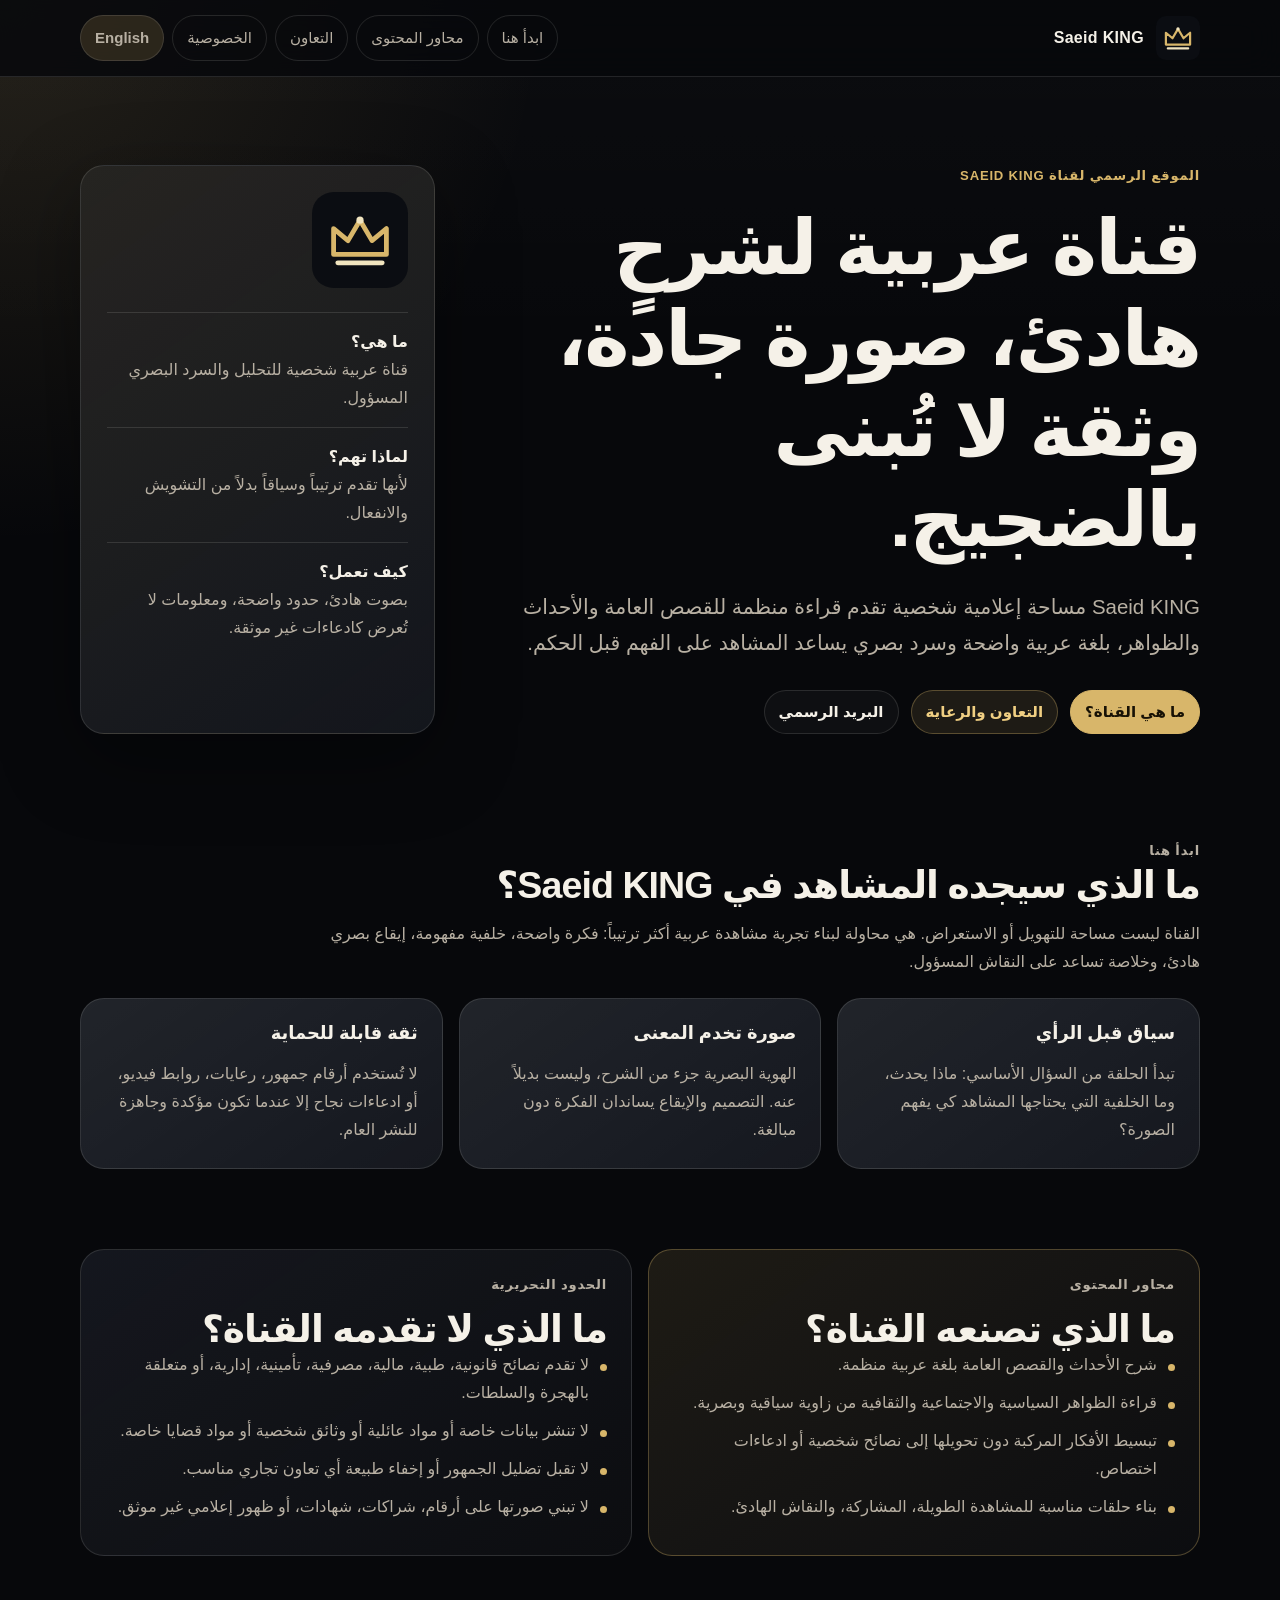
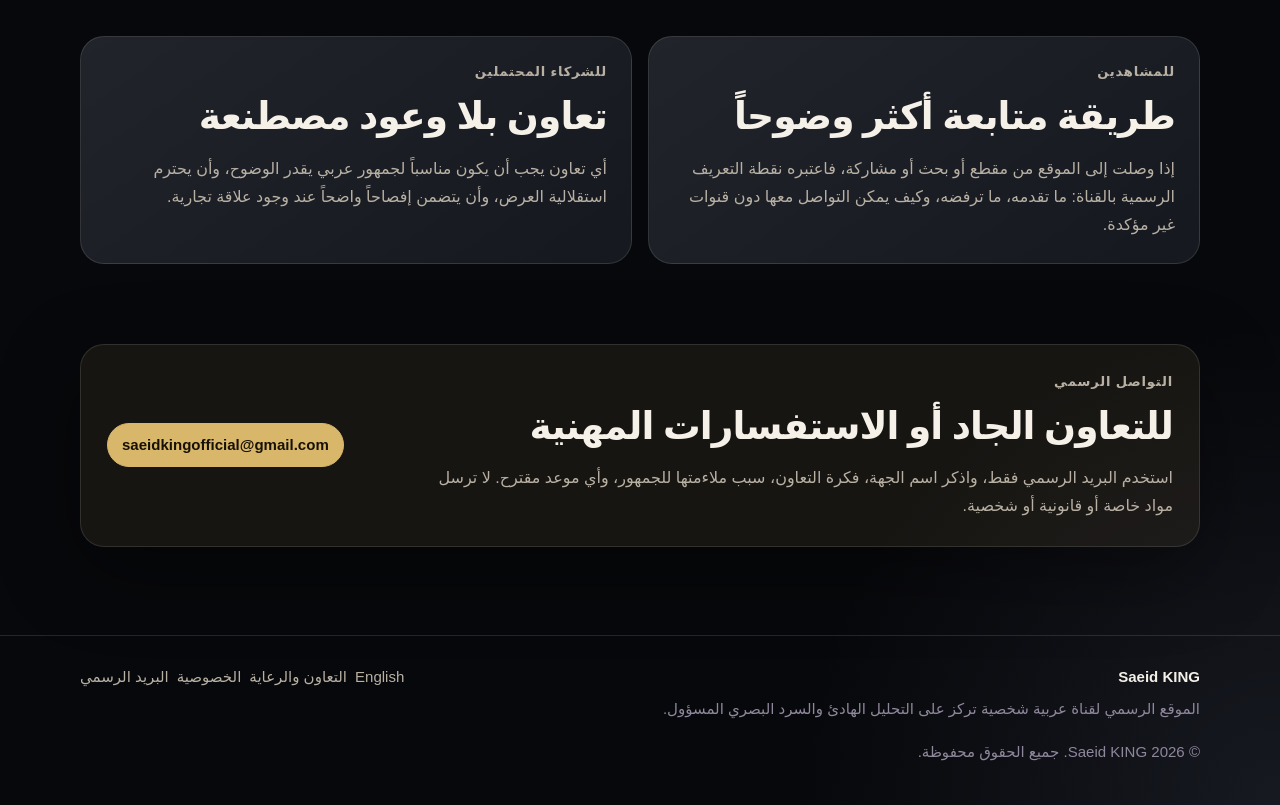
<file: index.html>
<!doctype html>
<html lang="ar" dir="rtl">
<head>
  <meta charset="utf-8">
  <meta name="viewport" content="width=device-width, initial-scale=1">
  <title>Saeid KING — الموقع الرسمي لقناة عربية هادئة</title>
  <meta name="description" content="الموقع الرسمي لقناة Saeid KING: شرح عربي منظم، سرد بصري جاد، وحدود تحريرية واضحة للتواصل والتعاون المهني.">
  <meta property="og:title" content="Saeid KING — الموقع الرسمي">
  <meta property="og:description" content="قناة عربية تركز على التحليل الهادئ والسرد البصري والتواصل العام المسؤول.">
  <meta property="og:type" content="website">
  <meta name="twitter:card" content="summary">
  <link rel="stylesheet" href="assets/css/styles.css">
</head>
<body dir="rtl">
  <a class="skip-link" href="#main">تجاوز إلى المحتوى</a>
  <header class="site-header">
    <nav class="container nav" aria-label="التنقل الرئيسي">
      <a class="brand" href="index.html" aria-label="Saeid KING">
        <img src="assets/img/saeid-king-mark.svg" alt="" width="44" height="44">
        <span>Saeid KING</span>
      </a>
      <div class="nav-links">
        <a href="#start">ابدأ هنا</a>
        <a href="#pillars">محاور المحتوى</a>
        <a href="media-kit.html">التعاون</a>
        <a href="privacy.html">الخصوصية</a>
        <a class="language-link" href="en.html" hreflang="en" lang="en" dir="ltr" aria-label="English overview">English</a>
      </div>
    </nav>
  </header>

  <main id="main">
    <section class="hero hero-feature">
      <div class="container hero-grid">
        <div>
          <p class="eyebrow">الموقع الرسمي لقناة Saeid KING</p>
          <h1>قناة عربية لشرحٍ هادئ، صورة جادة، وثقة لا تُبنى بالضجيج.</h1>
          <p class="lead">Saeid KING مساحة إعلامية شخصية تقدم قراءة منظمة للقصص العامة والأحداث والظواهر، بلغة عربية واضحة وسرد بصري يساعد المشاهد على الفهم قبل الحكم.</p>
          <div class="hero-actions" aria-label="روابط رئيسية">
            <a class="button primary" href="#start">ما هي القناة؟</a>
            <a class="button secondary" href="media-kit.html">التعاون والرعاية</a>
            <a class="button ghost" href="mailto:saeidkingofficial@gmail.com">البريد الرسمي</a>
          </div>
        </div>
        <aside class="hero-card signature-card" aria-label="ملخص هوية القناة">
          <img class="mark-large" src="assets/img/saeid-king-mark.svg" alt="علامة Saeid KING" width="96" height="96">
          <ul class="stat-list">
            <li><strong>ما هي؟</strong><span>قناة عربية شخصية للتحليل والسرد البصري المسؤول.</span></li>
            <li><strong>لماذا تهم؟</strong><span>لأنها تقدم ترتيباً وسياقاً بدلاً من التشويش والانفعال.</span></li>
            <li><strong>كيف تعمل؟</strong><span>بصوت هادئ، حدود واضحة، ومعلومات لا تُعرض كادعاءات غير موثقة.</span></li>
          </ul>
        </aside>
      </div>
    </section>

    <section id="start" class="section">
      <div class="container">
        <div class="section-head wide">
          <p class="eyebrow">ابدأ هنا</p>
          <h2>ما الذي سيجده المشاهد في Saeid KING؟</h2>
          <p>القناة ليست مساحة للتهويل أو الاستعراض. هي محاولة لبناء تجربة مشاهدة عربية أكثر ترتيباً: فكرة واضحة، خلفية مفهومة، إيقاع بصري هادئ، وخلاصة تساعد على النقاش المسؤول.</p>
        </div>
        <div class="grid three">
          <article class="card">
            <h3>سياق قبل الرأي</h3>
            <p>تبدأ الحلقة من السؤال الأساسي: ماذا يحدث، وما الخلفية التي يحتاجها المشاهد كي يفهم الصورة؟</p>
          </article>
          <article class="card">
            <h3>صورة تخدم المعنى</h3>
            <p>الهوية البصرية جزء من الشرح، وليست بديلاً عنه. التصميم والإيقاع يساندان الفكرة دون مبالغة.</p>
          </article>
          <article class="card">
            <h3>ثقة قابلة للحماية</h3>
            <p>لا تُستخدم أرقام جمهور، رعايات، روابط فيديو، أو ادعاءات نجاح إلا عندما تكون مؤكدة وجاهزة للنشر العام.</p>
          </article>
        </div>
      </div>
    </section>

    <section id="pillars" class="section section-contrast">
      <div class="container grid two">
        <article class="card accent-card">
          <p class="eyebrow">محاور المحتوى</p>
          <h2>ما الذي تصنعه القناة؟</h2>
          <ul class="plain-list">
            <li>شرح الأحداث والقصص العامة بلغة عربية منظمة.</li>
            <li>قراءة الظواهر السياسية والاجتماعية والثقافية من زاوية سياقية وبصرية.</li>
            <li>تبسيط الأفكار المركبة دون تحويلها إلى نصائح شخصية أو ادعاءات اختصاص.</li>
            <li>بناء حلقات مناسبة للمشاهدة الطويلة، المشاركة، والنقاش الهادئ.</li>
          </ul>
        </article>
        <article class="card boundary-card">
          <p class="eyebrow">الحدود التحريرية</p>
          <h2>ما الذي لا تقدمه القناة؟</h2>
          <ul class="plain-list">
            <li>لا تقدم نصائح قانونية، طبية، مالية، مصرفية، تأمينية، إدارية، أو متعلقة بالهجرة والسلطات.</li>
            <li>لا تنشر بيانات خاصة أو مواد عائلية أو وثائق شخصية أو مواد قضايا خاصة.</li>
            <li>لا تقبل تضليل الجمهور أو إخفاء طبيعة أي تعاون تجاري مناسب.</li>
            <li>لا تبني صورتها على أرقام، شراكات، شهادات، أو ظهور إعلامي غير موثق.</li>
          </ul>
        </article>
      </div>
    </section>

    <section class="section">
      <div class="container grid two">
        <article class="card">
          <p class="eyebrow">للمشاهدين</p>
          <h2>طريقة متابعة أكثر وضوحاً</h2>
          <p>إذا وصلت إلى الموقع من مقطع أو بحث أو مشاركة، فاعتبره نقطة التعريف الرسمية بالقناة: ما تقدمه، ما ترفضه، وكيف يمكن التواصل معها دون قنوات غير مؤكدة.</p>
        </article>
        <article class="card">
          <p class="eyebrow">للشركاء المحتملين</p>
          <h2>تعاون بلا وعود مصطنعة</h2>
          <p>أي تعاون يجب أن يكون مناسباً لجمهور عربي يقدر الوضوح، وأن يحترم استقلالية العرض، وأن يتضمن إفصاحاً واضحاً عند وجود علاقة تجارية.</p>
        </article>
      </div>
    </section>

    <section class="section">
      <div class="container notice contact-card">
        <div>
          <p class="eyebrow">التواصل الرسمي</p>
          <h2>للتعاون الجاد أو الاستفسارات المهنية</h2>
          <p>استخدم البريد الرسمي فقط، واذكر اسم الجهة، فكرة التعاون، سبب ملاءمتها للجمهور، وأي موعد مقترح. لا ترسل مواد خاصة أو قانونية أو شخصية.</p>
        </div>
        <a class="button primary" href="mailto:saeidkingofficial@gmail.com">saeidkingofficial@gmail.com</a>
      </div>
    </section>
  </main>

  <footer class="footer">
    <div class="container footer-grid">
      <div>
        <strong>Saeid KING</strong>
        <p>الموقع الرسمي لقناة عربية شخصية تركز على التحليل الهادئ والسرد البصري المسؤول.</p>
      </div>
      <nav class="footer-links" aria-label="روابط تذييل الموقع">
        <a href="en.html" hreflang="en" lang="en" dir="ltr">English</a>
        <a href="media-kit.html">التعاون والرعاية</a>
        <a href="privacy.html">الخصوصية</a>
        <a href="mailto:saeidkingofficial@gmail.com">البريد الرسمي</a>
      </nav>
      <span>© 2026 Saeid KING. جميع الحقوق محفوظة.</span>
    </div>
  </footer>
</body>
</html>
</file>
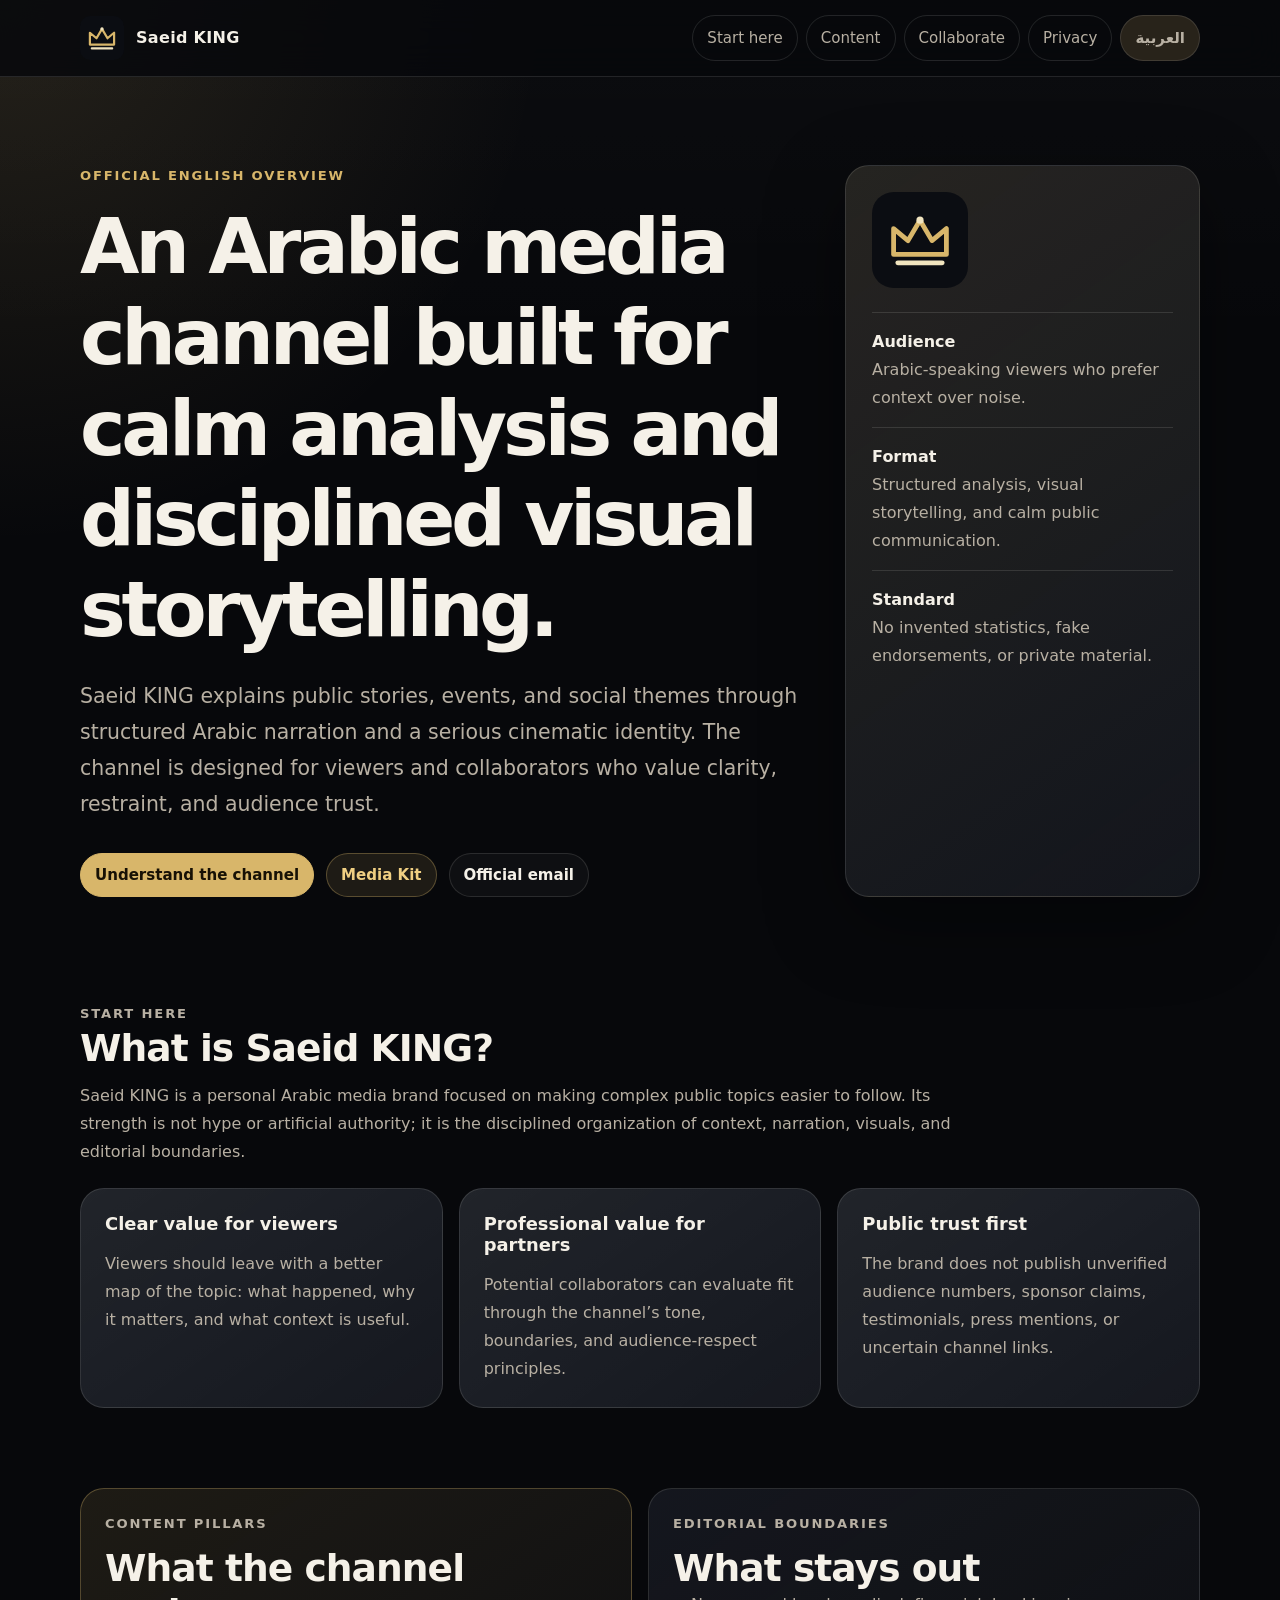
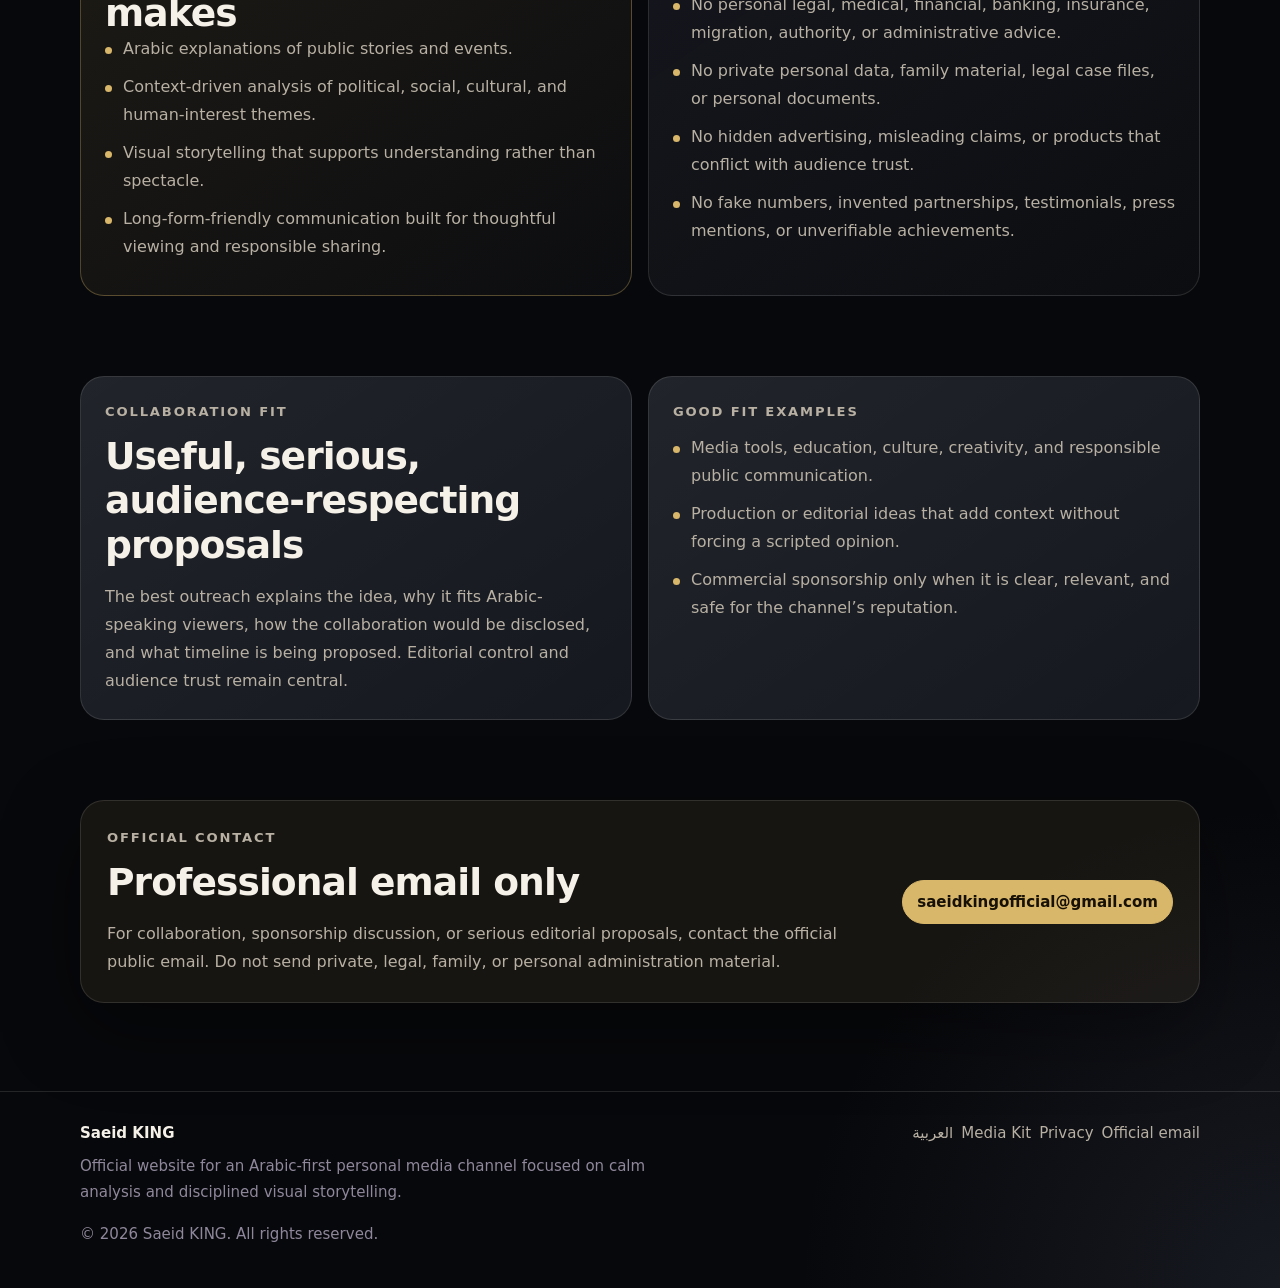
<file: en.html>
<!doctype html>
<html lang="en" dir="ltr">
<head>
  <meta charset="utf-8">
  <meta name="viewport" content="width=device-width, initial-scale=1">
  <title>Saeid KING — Official English Overview</title>
  <meta name="description" content="Official English overview of Saeid KING, an Arabic media channel for calm analysis, disciplined visual storytelling, and sponsor-safe collaboration.">
  <meta property="og:title" content="Saeid KING — Official English Overview">
  <meta property="og:description" content="Arabic-first media channel focused on structured analysis, visual storytelling, and professional collaboration boundaries.">
  <meta property="og:type" content="website">
  <meta name="twitter:card" content="summary">
  <link rel="stylesheet" href="assets/css/styles.css">
</head>
<body dir="ltr">
  <a class="skip-link" href="#main">Skip to content</a>
  <header class="site-header">
    <nav class="container nav" aria-label="Main navigation">
      <a class="brand" href="en.html" aria-label="Saeid KING">
        <img src="assets/img/saeid-king-mark.svg" alt="" width="44" height="44">
        <span>Saeid KING</span>
      </a>
      <div class="nav-links">
        <a href="#start">Start here</a>
        <a href="#pillars">Content</a>
        <a href="#collaboration">Collaborate</a>
        <a href="privacy.html">Privacy</a>
        <a class="language-link" href="index.html" hreflang="ar" lang="ar" dir="rtl">العربية</a>
      </div>
    </nav>
  </header>

  <main id="main">
    <section class="hero hero-feature">
      <div class="container hero-grid">
        <div>
          <p class="eyebrow">Official English overview</p>
          <h1>An Arabic media channel built for calm analysis and disciplined visual storytelling.</h1>
          <p class="lead">Saeid KING explains public stories, events, and social themes through structured Arabic narration and a serious cinematic identity. The channel is designed for viewers and collaborators who value clarity, restraint, and audience trust.</p>
          <div class="hero-actions" aria-label="Primary links">
            <a class="button primary" href="#start">Understand the channel</a>
            <a class="button secondary" href="media-kit.html">Media Kit</a>
            <a class="button ghost" href="mailto:saeidkingofficial@gmail.com">Official email</a>
          </div>
        </div>
        <aside class="hero-card signature-card" aria-label="Channel profile">
          <img class="mark-large" src="assets/img/saeid-king-mark.svg" alt="Saeid KING mark" width="96" height="96">
          <ul class="stat-list">
            <li><strong>Audience</strong><span>Arabic-speaking viewers who prefer context over noise.</span></li>
            <li><strong>Format</strong><span>Structured analysis, visual storytelling, and calm public communication.</span></li>
            <li><strong>Standard</strong><span>No invented statistics, fake endorsements, or private material.</span></li>
          </ul>
        </aside>
      </div>
    </section>

    <section id="start" class="section">
      <div class="container">
        <div class="section-head wide">
          <p class="eyebrow">Start here</p>
          <h2>What is Saeid KING?</h2>
          <p>Saeid KING is a personal Arabic media brand focused on making complex public topics easier to follow. Its strength is not hype or artificial authority; it is the disciplined organization of context, narration, visuals, and editorial boundaries.</p>
        </div>
        <div class="grid three">
          <article class="card">
            <h3>Clear value for viewers</h3>
            <p>Viewers should leave with a better map of the topic: what happened, why it matters, and what context is useful.</p>
          </article>
          <article class="card">
            <h3>Professional value for partners</h3>
            <p>Potential collaborators can evaluate fit through the channel’s tone, boundaries, and audience-respect principles.</p>
          </article>
          <article class="card">
            <h3>Public trust first</h3>
            <p>The brand does not publish unverified audience numbers, sponsor claims, testimonials, press mentions, or uncertain channel links.</p>
          </article>
        </div>
      </div>
    </section>

    <section id="pillars" class="section section-contrast">
      <div class="container grid two">
        <article class="card accent-card">
          <p class="eyebrow">Content pillars</p>
          <h2>What the channel makes</h2>
          <ul class="plain-list">
            <li>Arabic explanations of public stories and events.</li>
            <li>Context-driven analysis of political, social, cultural, and human-interest themes.</li>
            <li>Visual storytelling that supports understanding rather than spectacle.</li>
            <li>Long-form-friendly communication built for thoughtful viewing and responsible sharing.</li>
          </ul>
        </article>
        <article class="card boundary-card">
          <p class="eyebrow">Editorial boundaries</p>
          <h2>What stays out</h2>
          <ul class="plain-list">
            <li>No personal legal, medical, financial, banking, insurance, migration, authority, or administrative advice.</li>
            <li>No private personal data, family material, legal case files, or personal documents.</li>
            <li>No hidden advertising, misleading claims, or products that conflict with audience trust.</li>
            <li>No fake numbers, invented partnerships, testimonials, press mentions, or unverifiable achievements.</li>
          </ul>
        </article>
      </div>
    </section>

    <section id="collaboration" class="section">
      <div class="container grid two">
        <article class="card">
          <p class="eyebrow">Collaboration fit</p>
          <h2>Useful, serious, audience-respecting proposals</h2>
          <p>The best outreach explains the idea, why it fits Arabic-speaking viewers, how the collaboration would be disclosed, and what timeline is being proposed. Editorial control and audience trust remain central.</p>
        </article>
        <article class="card">
          <p class="eyebrow">Good fit examples</p>
          <ul class="plain-list">
            <li>Media tools, education, culture, creativity, and responsible public communication.</li>
            <li>Production or editorial ideas that add context without forcing a scripted opinion.</li>
            <li>Commercial sponsorship only when it is clear, relevant, and safe for the channel’s reputation.</li>
          </ul>
        </article>
      </div>
    </section>

    <section id="contact" class="section">
      <div class="container notice contact-card">
        <div>
          <p class="eyebrow">Official contact</p>
          <h2>Professional email only</h2>
          <p>For collaboration, sponsorship discussion, or serious editorial proposals, contact the official public email. Do not send private, legal, family, or personal administration material.</p>
        </div>
        <a class="button primary" href="mailto:saeidkingofficial@gmail.com">saeidkingofficial@gmail.com</a>
      </div>
    </section>
  </main>

  <footer class="footer">
    <div class="container footer-grid">
      <div>
        <strong>Saeid KING</strong>
        <p>Official website for an Arabic-first personal media channel focused on calm analysis and disciplined visual storytelling.</p>
      </div>
      <nav class="footer-links" aria-label="Footer links">
        <a href="index.html" lang="ar" dir="rtl">العربية</a>
        <a href="media-kit.html">Media Kit</a>
        <a href="privacy.html">Privacy</a>
        <a href="mailto:saeidkingofficial@gmail.com">Official email</a>
      </nav>
      <span>© 2026 Saeid KING. All rights reserved.</span>
    </div>
  </footer>
</body>
</html>
</file>
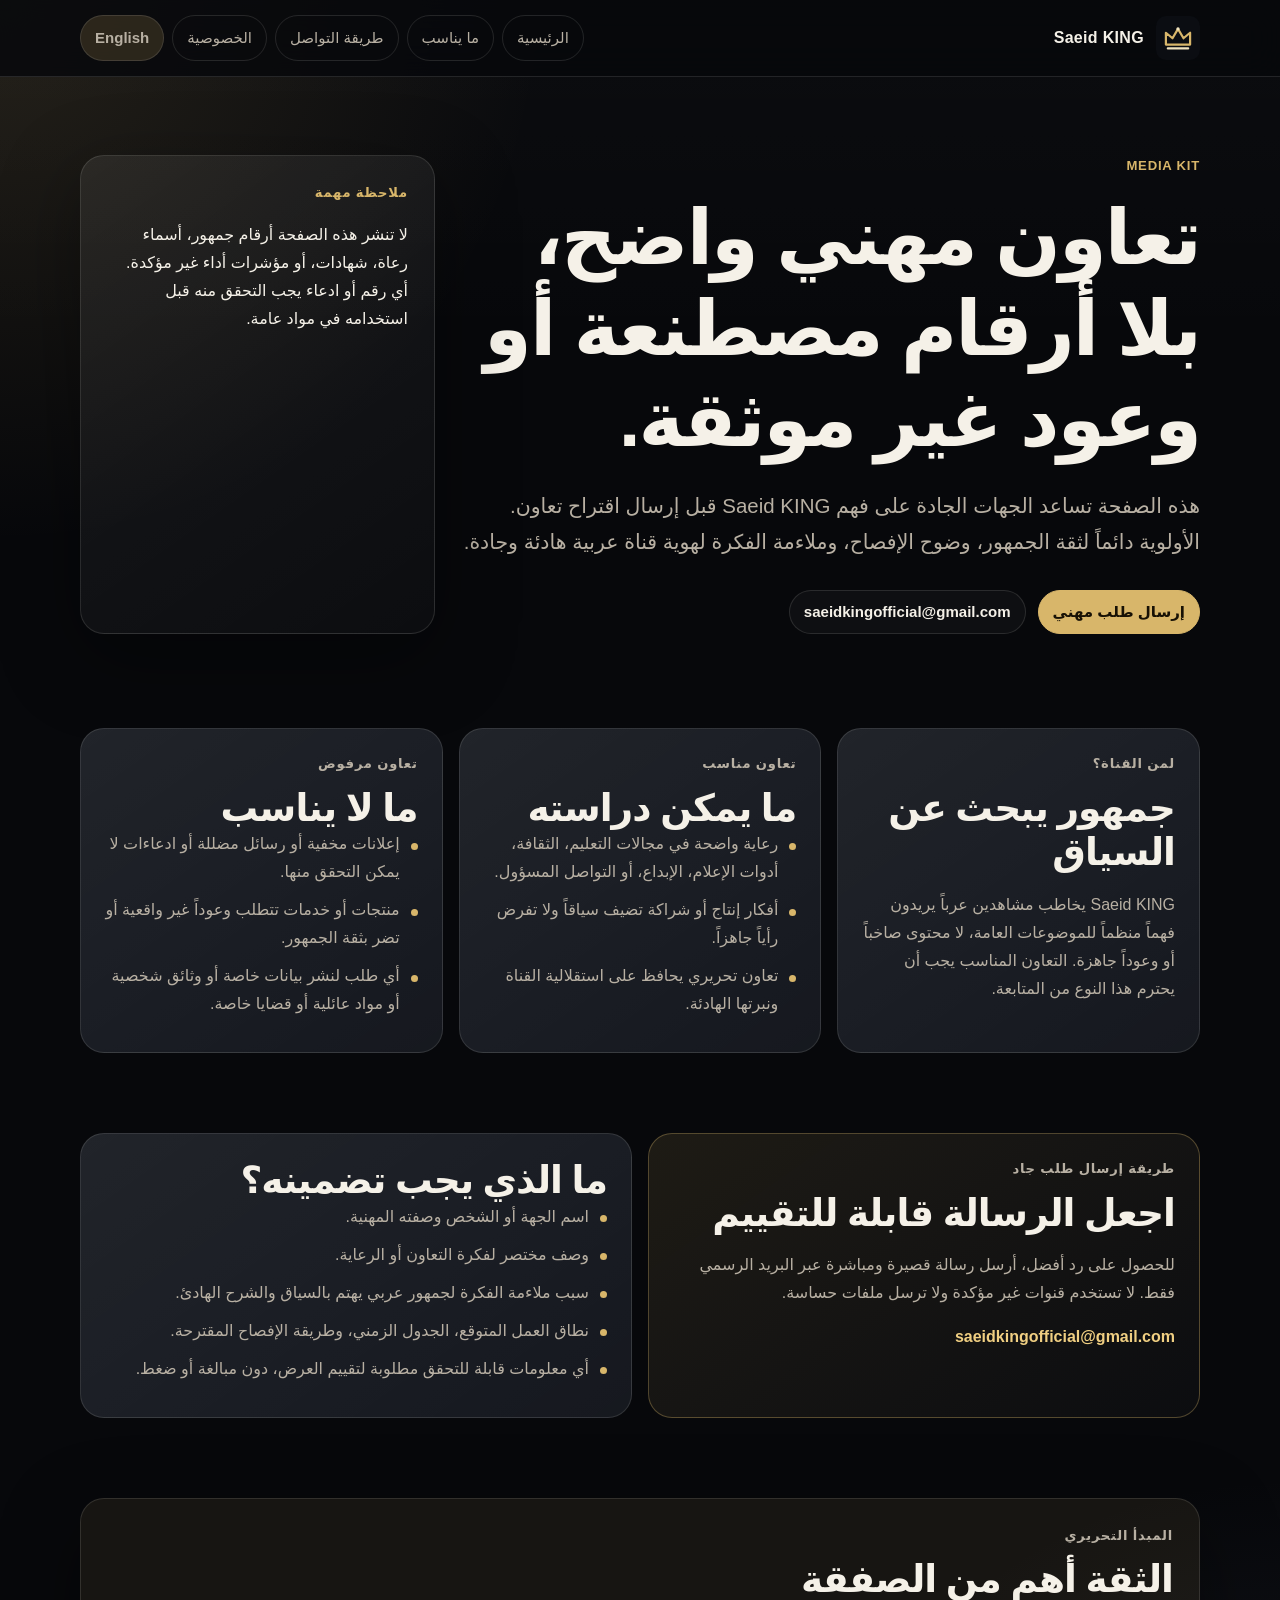
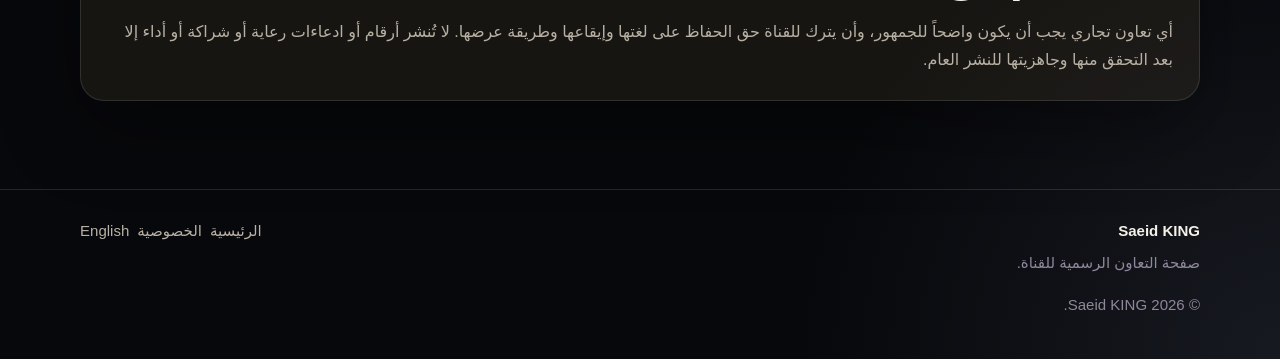
<file: media-kit.html>
<!doctype html>
<html lang="ar" dir="rtl">
<head>
  <meta charset="utf-8">
  <meta name="viewport" content="width=device-width, initial-scale=1">
  <title>Media Kit والتعاون — Saeid KING</title>
  <meta name="description" content="صفحة التعاون الرسمية لقناة Saeid KING: الجمهور المناسب، أنواع التعاون المقبولة والمرفوضة، وطريقة إرسال طلب مهني واضح.">
  <meta property="og:title" content="Media Kit والتعاون — Saeid KING">
  <meta property="og:description" content="إرشادات التعاون والرعاية لقناة عربية هادئة تحمي ثقة الجمهور ولا تنشر أرقاماً غير موثقة.">
  <meta property="og:type" content="website">
  <meta name="twitter:card" content="summary">
  <link rel="stylesheet" href="assets/css/styles.css">
</head>
<body dir="rtl">
  <a class="skip-link" href="#main">تجاوز إلى المحتوى</a>
  <header class="site-header">
    <nav class="container nav" aria-label="التنقل الرئيسي">
      <a class="brand" href="index.html" aria-label="Saeid KING">
        <img src="assets/img/saeid-king-mark.svg" alt="" width="44" height="44">
        <span>Saeid KING</span>
      </a>
      <div class="nav-links">
        <a href="index.html">الرئيسية</a>
        <a href="#fit">ما يناسب</a>
        <a href="#outreach">طريقة التواصل</a>
        <a href="privacy.html">الخصوصية</a>
        <a class="language-link" href="en.html" hreflang="en" lang="en" dir="ltr">English</a>
      </div>
    </nav>
  </header>

  <main id="main">
    <section class="hero">
      <div class="container hero-grid">
        <div>
          <p class="eyebrow">Media Kit</p>
          <h1>تعاون مهني واضح، بلا أرقام مصطنعة أو وعود غير موثقة.</h1>
          <p class="lead">هذه الصفحة تساعد الجهات الجادة على فهم Saeid KING قبل إرسال اقتراح تعاون. الأولوية دائماً لثقة الجمهور، وضوح الإفصاح، وملاءمة الفكرة لهوية قناة عربية هادئة وجادة.</p>
          <div class="hero-actions">
            <a class="button primary" href="#outreach">إرسال طلب مهني</a>
            <a class="button ghost" href="mailto:saeidkingofficial@gmail.com">saeidkingofficial@gmail.com</a>
          </div>
        </div>
        <aside class="hero-card">
          <p class="eyebrow">ملاحظة مهمة</p>
          <p>لا تنشر هذه الصفحة أرقام جمهور، أسماء رعاة، شهادات، أو مؤشرات أداء غير مؤكدة. أي رقم أو ادعاء يجب التحقق منه قبل استخدامه في مواد عامة.</p>
        </aside>
      </div>
    </section>

    <section id="fit" class="section">
      <div class="container grid three">
        <article class="card">
          <p class="eyebrow">لمن القناة؟</p>
          <h2>جمهور يبحث عن السياق</h2>
          <p>Saeid KING يخاطب مشاهدين عرباً يريدون فهماً منظماً للموضوعات العامة، لا محتوى صاخباً أو وعوداً جاهزة. التعاون المناسب يجب أن يحترم هذا النوع من المتابعة.</p>
        </article>
        <article class="card">
          <p class="eyebrow">تعاون مناسب</p>
          <h2>ما يمكن دراسته</h2>
          <ul class="plain-list">
            <li>رعاية واضحة في مجالات التعليم، الثقافة، أدوات الإعلام، الإبداع، أو التواصل المسؤول.</li>
            <li>أفكار إنتاج أو شراكة تضيف سياقاً ولا تفرض رأياً جاهزاً.</li>
            <li>تعاون تحريري يحافظ على استقلالية القناة ونبرتها الهادئة.</li>
          </ul>
        </article>
        <article class="card">
          <p class="eyebrow">تعاون مرفوض</p>
          <h2>ما لا يناسب</h2>
          <ul class="plain-list">
            <li>إعلانات مخفية أو رسائل مضللة أو ادعاءات لا يمكن التحقق منها.</li>
            <li>منتجات أو خدمات تتطلب وعوداً غير واقعية أو تضر بثقة الجمهور.</li>
            <li>أي طلب لنشر بيانات خاصة أو وثائق شخصية أو مواد عائلية أو قضايا خاصة.</li>
          </ul>
        </article>
      </div>
    </section>

    <section id="outreach" class="section section-contrast">
      <div class="container grid two">
        <article class="card accent-card">
          <p class="eyebrow">طريقة إرسال طلب جاد</p>
          <h2>اجعل الرسالة قابلة للتقييم</h2>
          <p>للحصول على رد أفضل، أرسل رسالة قصيرة ومباشرة عبر البريد الرسمي فقط. لا تستخدم قنوات غير مؤكدة ولا ترسل ملفات حساسة.</p>
          <p><a class="email" href="mailto:saeidkingofficial@gmail.com">saeidkingofficial@gmail.com</a></p>
        </article>
        <article class="card">
          <h2>ما الذي يجب تضمينه؟</h2>
          <ul class="plain-list">
            <li>اسم الجهة أو الشخص وصفته المهنية.</li>
            <li>وصف مختصر لفكرة التعاون أو الرعاية.</li>
            <li>سبب ملاءمة الفكرة لجمهور عربي يهتم بالسياق والشرح الهادئ.</li>
            <li>نطاق العمل المتوقع، الجدول الزمني، وطريقة الإفصاح المقترحة.</li>
            <li>أي معلومات قابلة للتحقق مطلوبة لتقييم العرض، دون مبالغة أو ضغط.</li>
          </ul>
        </article>
      </div>
    </section>

    <section class="section">
      <div class="container notice">
        <p class="eyebrow">المبدأ التحريري</p>
        <h2>الثقة أهم من الصفقة</h2>
        <p>أي تعاون تجاري يجب أن يكون واضحاً للجمهور، وأن يترك للقناة حق الحفاظ على لغتها وإيقاعها وطريقة عرضها. لا تُنشر أرقام أو ادعاءات رعاية أو شراكة أو أداء إلا بعد التحقق منها وجاهزيتها للنشر العام.</p>
      </div>
    </section>
  </main>

  <footer class="footer">
    <div class="container footer-grid">
      <div>
        <strong>Saeid KING</strong>
        <p>صفحة التعاون الرسمية للقناة.</p>
      </div>
      <nav class="footer-links" aria-label="روابط تذييل الموقع">
        <a href="index.html">الرئيسية</a>
        <a href="privacy.html">الخصوصية</a>
        <a href="en.html" hreflang="en" lang="en" dir="ltr">English</a>
      </nav>
      <span>© 2026 Saeid KING.</span>
    </div>
  </footer>
</body>
</html>
</file>
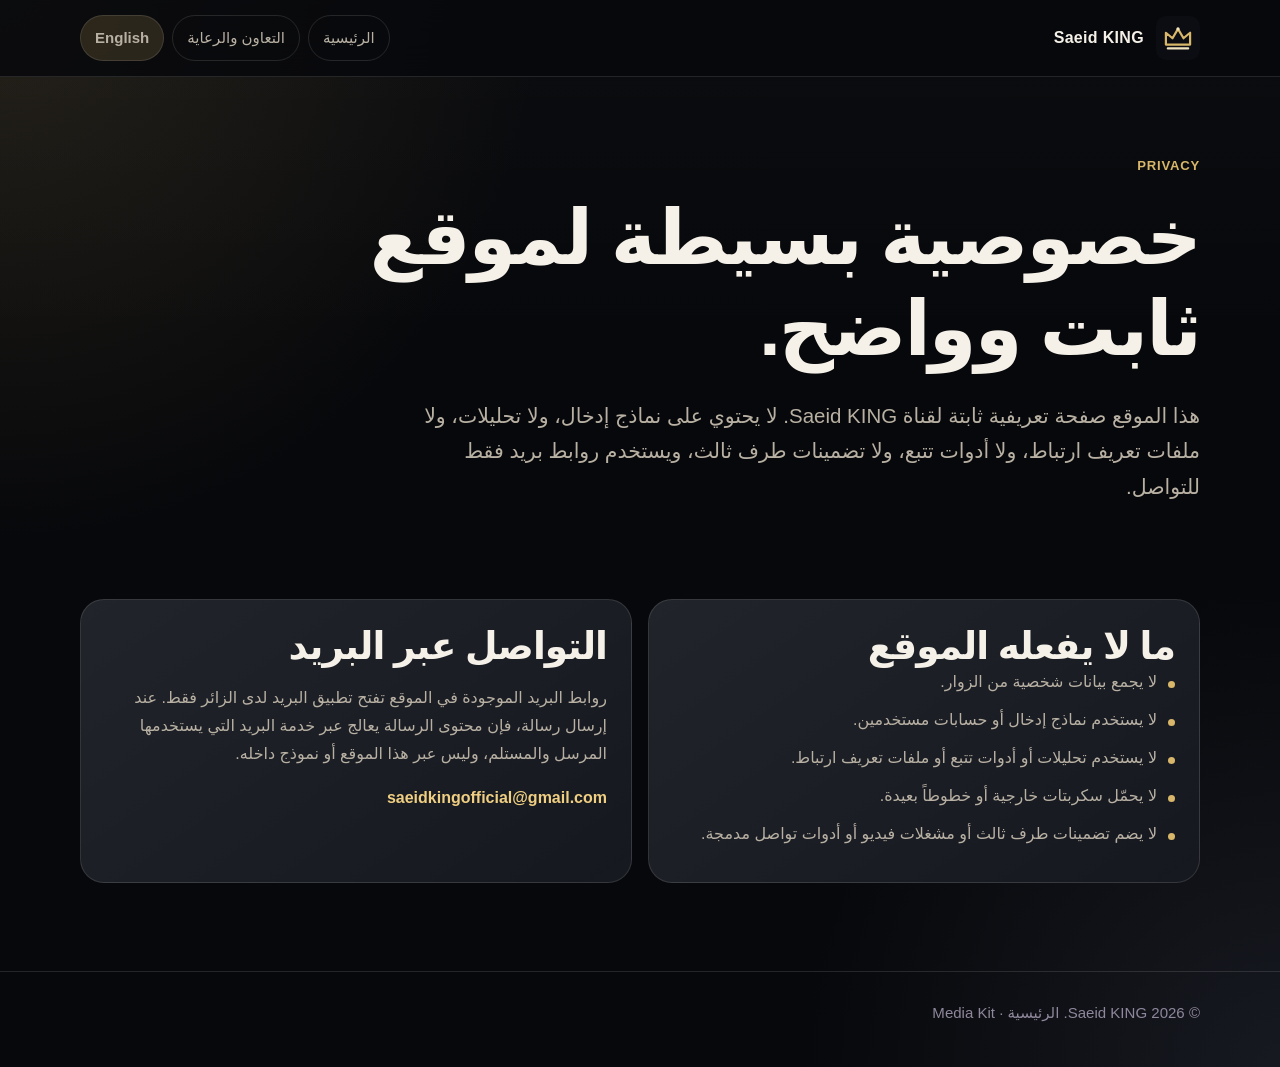
<file: privacy.html>
<!doctype html>
<html lang="ar" dir="rtl">
<head>
  <meta charset="utf-8">
  <meta name="viewport" content="width=device-width, initial-scale=1">
  <title>الخصوصية — Saeid KING</title>
  <meta name="description" content="سياسة خصوصية صارمة للموقع الرسمي لقناة Saeid KING: موقع ثابت بلا نماذج، بلا تحليلات، بلا ملفات تعريف ارتباط، بلا تتبع، وبلا تضمينات طرف ثالث.">
  <meta property="og:title" content="الخصوصية — Saeid KING">
  <meta property="og:description" content="موقع ثابت يستخدم روابط بريد فقط ولا يجمع بيانات الزوار.">
  <meta property="og:type" content="website">
  <meta name="twitter:card" content="summary">
  <link rel="stylesheet" href="assets/css/styles.css">
</head>
<body dir="rtl">
  <a class="skip-link" href="#main">تجاوز إلى المحتوى</a>
  <header class="site-header">
    <nav class="container nav" aria-label="التنقل الرئيسي">
      <a class="brand" href="index.html" aria-label="Saeid KING">
        <img src="assets/img/saeid-king-mark.svg" alt="" width="44" height="44">
        <span>Saeid KING</span>
      </a>
      <div class="nav-links">
        <a href="index.html">الرئيسية</a>
        <a href="media-kit.html">التعاون والرعاية</a>
        <a class="language-link" href="en.html" hreflang="en" lang="en" dir="ltr">English</a>
      </div>
    </nav>
  </header>

  <main id="main">
    <section class="hero">
      <div class="container">
        <p class="eyebrow">Privacy</p>
        <h1>خصوصية بسيطة لموقع ثابت وواضح.</h1>
        <p class="lead">هذا الموقع صفحة تعريفية ثابتة لقناة Saeid KING. لا يحتوي على نماذج إدخال، ولا تحليلات، ولا ملفات تعريف ارتباط، ولا أدوات تتبع، ولا تضمينات طرف ثالث، ويستخدم روابط بريد فقط للتواصل.</p>
      </div>
    </section>

    <section class="section">
      <div class="container grid two">
        <article class="card">
          <h2>ما لا يفعله الموقع</h2>
          <ul class="plain-list">
            <li>لا يجمع بيانات شخصية من الزوار.</li>
            <li>لا يستخدم نماذج إدخال أو حسابات مستخدمين.</li>
            <li>لا يستخدم تحليلات أو أدوات تتبع أو ملفات تعريف ارتباط.</li>
            <li>لا يحمّل سكربتات خارجية أو خطوطاً بعيدة.</li>
            <li>لا يضم تضمينات طرف ثالث أو مشغلات فيديو أو أدوات تواصل مدمجة.</li>
          </ul>
        </article>
        <article class="card">
          <h2>التواصل عبر البريد</h2>
          <p>روابط البريد الموجودة في الموقع تفتح تطبيق البريد لدى الزائر فقط. عند إرسال رسالة، فإن محتوى الرسالة يعالج عبر خدمة البريد التي يستخدمها المرسل والمستلم، وليس عبر هذا الموقع أو نموذج داخله.</p>
          <p><a class="email" href="mailto:saeidkingofficial@gmail.com">saeidkingofficial@gmail.com</a></p>
        </article>
      </div>
    </section>
  </main>

  <footer class="footer">
    <div class="container">
      <span>© 2026 Saeid KING.</span>
      <span><a href="index.html">الرئيسية</a> · <a href="media-kit.html">Media Kit</a></span>
    </div>
  </footer>
</body>
</html>
</file>
<file: assets/css/styles.css>
:root {
  color-scheme: dark;
  --bg: #07080b;
  --panel: #10131a;
  --panel-soft: #151923;
  --panel-strong: #0d1017;
  --text: #f5f1e8;
  --muted: #b8b0a3;
  --quiet: #8f879b;
  --gold: #d8b66a;
  --gold-strong: #f0cf82;
  --gold-soft: rgba(216, 182, 106, 0.16);
  --line: rgba(245, 241, 232, 0.12);
  --line-strong: rgba(216, 182, 106, 0.32);
  --shadow: 0 24px 80px rgba(0, 0, 0, 0.38);
  --radius: 24px;
  --max: 1120px;
}

* { box-sizing: border-box; }

html { scroll-behavior: smooth; }

@media (prefers-reduced-motion: reduce) {
  html { scroll-behavior: auto; }
  *, *::before, *::after {
    animation-duration: 0.001ms !important;
    animation-iteration-count: 1 !important;
    transition-duration: 0.001ms !important;
  }
}

body {
  margin: 0;
  min-height: 100vh;
  background:
    radial-gradient(circle at top left, rgba(216, 182, 106, 0.13), transparent 34rem),
    radial-gradient(circle at bottom right, rgba(95, 104, 132, 0.18), transparent 30rem),
    linear-gradient(180deg, rgba(255,255,255,0.02), transparent 22rem),
    var(--bg);
  color: var(--text);
  font-family: system-ui, -apple-system, BlinkMacSystemFont, "Segoe UI", sans-serif;
  line-height: 1.75;
}

body[dir="rtl"] { font-family: Tahoma, Arial, system-ui, sans-serif; }

a { color: inherit; text-decoration: none; }
a:hover { color: var(--gold-strong); }
a:focus-visible {
  outline: 3px solid var(--gold-strong);
  outline-offset: 3px;
}

.container {
  width: min(100% - 32px, var(--max));
  margin-inline: auto;
}

.skip-link {
  position: absolute;
  inset-inline-start: 16px;
  top: -80px;
  z-index: 10;
  padding: 10px 14px;
  border-radius: 999px;
  background: var(--gold);
  color: #151006;
  font-weight: 800;
}
.skip-link:focus { top: 16px; }

.site-header {
  position: sticky;
  top: 0;
  z-index: 5;
  border-bottom: 1px solid var(--line);
  background: rgba(7, 8, 11, 0.82);
  backdrop-filter: blur(18px);
}

.nav {
  display: flex;
  align-items: center;
  justify-content: space-between;
  gap: 20px;
  padding: 15px 0;
}

.brand {
  display: inline-flex;
  align-items: center;
  gap: 12px;
  min-width: fit-content;
  font-weight: 900;
  letter-spacing: 0.02em;
}

.brand img { width: 44px; height: 44px; }

.nav-links,
.footer-links {
  display: flex;
  align-items: center;
  justify-content: flex-end;
  gap: 8px;
  flex-wrap: wrap;
}

.nav-links a,
.language-link,
.button {
  border: 1px solid var(--line);
  border-radius: 999px;
  padding: 9px 14px;
  color: var(--muted);
  font-size: 0.94rem;
}

.nav-links a:hover,
.footer-links a:hover { border-color: var(--line-strong); }

.language-link {
  color: var(--gold-strong);
  background: var(--gold-soft);
  border-color: var(--line-strong);
  font-weight: 900;
}

.hero { padding: 78px 0 54px; }
.hero-feature { padding-top: 88px; }
.hero-grid {
  display: grid;
  grid-template-columns: minmax(0, 1.35fr) minmax(280px, 0.65fr);
  gap: 28px;
  align-items: stretch;
}

.eyebrow {
  margin: 0 0 14px;
  color: var(--gold);
  font-size: 0.82rem;
  font-weight: 900;
  letter-spacing: 0.14em;
  text-transform: uppercase;
}

body[dir="rtl"] .eyebrow { letter-spacing: 0.06em; }

h1, h2, h3 { margin: 0; line-height: 1.18; }
h1 { max-width: 940px; font-size: clamp(2.35rem, 6vw, 5.35rem); letter-spacing: -0.055em; }
h2 { font-size: clamp(1.55rem, 3vw, 2.35rem); letter-spacing: -0.025em; }
h3 { font-size: 1.12rem; }

body[dir="rtl"] h1,
body[dir="rtl"] h2 { letter-spacing: -0.025em; }

.lead {
  max-width: 790px;
  margin: 24px 0 0;
  color: var(--muted);
  font-size: clamp(1.08rem, 2vw, 1.28rem);
}

.hero-actions {
  display: flex;
  flex-wrap: wrap;
  gap: 12px;
  margin-top: 30px;
}

.button {
  display: inline-flex;
  align-items: center;
  justify-content: center;
  min-height: 44px;
  color: var(--text);
  font-weight: 850;
  line-height: 1.2;
  text-align: center;
}
.button.primary { background: var(--gold); color: #171105; border-color: var(--gold); }
.button.secondary { background: rgba(216, 182, 106, 0.11); color: var(--gold-strong); border-color: var(--line-strong); }
.button.ghost { background: rgba(255, 255, 255, 0.03); overflow-wrap: anywhere; }
.button:hover { transform: translateY(-1px); }

.hero-card,
.card,
.notice {
  border: 1px solid var(--line);
  border-radius: var(--radius);
  background: linear-gradient(145deg, rgba(255,255,255,0.07), rgba(255,255,255,0.025));
  box-shadow: var(--shadow);
}

.hero-card { padding: 26px; }
.signature-card {
  background:
    linear-gradient(145deg, rgba(216, 182, 106, 0.12), rgba(255,255,255,0.025)),
    var(--panel-strong);
}
.mark-large {
  display: block;
  width: 96px;
  height: 96px;
  margin-bottom: 24px;
}

.stat-list, .plain-list { list-style: none; padding: 0; margin: 0; }
.stat-list li { padding: 15px 0; border-top: 1px solid var(--line); }
.stat-list strong { display: block; color: var(--text); }
.stat-list span { color: var(--muted); }

.section { padding: 40px 0; }
.section-contrast { position: relative; }
.section-head { max-width: 780px; margin-bottom: 22px; }
.section-head.wide { max-width: 900px; }
.section-head p { color: var(--muted); margin: 12px 0 0; }

.grid {
  display: grid;
  grid-template-columns: repeat(3, minmax(0, 1fr));
  gap: 16px;
}
.grid.two { grid-template-columns: repeat(2, minmax(0, 1fr)); }
.grid.three { grid-template-columns: repeat(3, minmax(0, 1fr)); }

.card { padding: 24px; background-color: var(--panel); box-shadow: none; }
.accent-card { border-color: var(--line-strong); background: linear-gradient(145deg, rgba(216, 182, 106, 0.11), rgba(255,255,255,0.025)); }
.boundary-card { background: linear-gradient(145deg, rgba(95, 104, 132, 0.16), rgba(255,255,255,0.025)); }
.card p, .card li, .notice p { color: var(--muted); }
.card p:last-child, .notice p:last-child { margin-bottom: 0; }
.card h3 { margin-bottom: 10px; color: var(--text); }
.card .eyebrow, .notice .eyebrow { margin-bottom: 10px; }
.plain-list li { margin: 0 0 10px; padding-inline-start: 18px; position: relative; }
.plain-list li::before {
  content: "";
  position: absolute;
  inset-inline-start: 0;
  top: 0.78em;
  width: 7px;
  height: 7px;
  border-radius: 50%;
  background: var(--gold);
}

.notice { padding: 26px; background: rgba(216, 182, 106, 0.08); }
.contact-card { display: flex; flex-wrap: wrap; align-items: center; justify-content: space-between; gap: 18px; }
.contact-card > div { max-width: 760px; }
.email { color: var(--gold-strong); font-weight: 900; overflow-wrap: anywhere; }

.footer {
  margin-top: 48px;
  border-top: 1px solid var(--line);
  padding: 28px 0 40px;
  color: var(--quiet);
  font-size: 0.94rem;
}
.footer-grid {
  display: grid;
  grid-template-columns: minmax(240px, 1fr) auto;
  gap: 16px 28px;
  align-items: start;
}
.footer strong { color: var(--text); display: block; margin-bottom: 6px; }
.footer p { margin: 0; max-width: 600px; }
.footer-links { justify-content: flex-start; }
.footer-links a { border-bottom: 1px solid transparent; color: var(--muted); }
.footer-grid > span { grid-column: 1 / -1; }

@media (max-width: 920px) {
  .nav { align-items: flex-start; flex-direction: column; }
  .nav-links { justify-content: flex-start; }
  .hero-grid, .grid, .grid.two, .grid.three, .footer-grid { grid-template-columns: 1fr; }
  .hero, .hero-feature { padding-top: 52px; }
}

@media (max-width: 520px) {
  .container { width: min(100% - 24px, var(--max)); }
  .nav-links a, .button { width: 100%; }
  .nav-links { width: 100%; }
  .hero-actions { flex-direction: column; }
  .card, .notice, .hero-card { padding: 20px; }
  h1 { font-size: clamp(2.05rem, 14vw, 3.15rem); }
}
</file>
